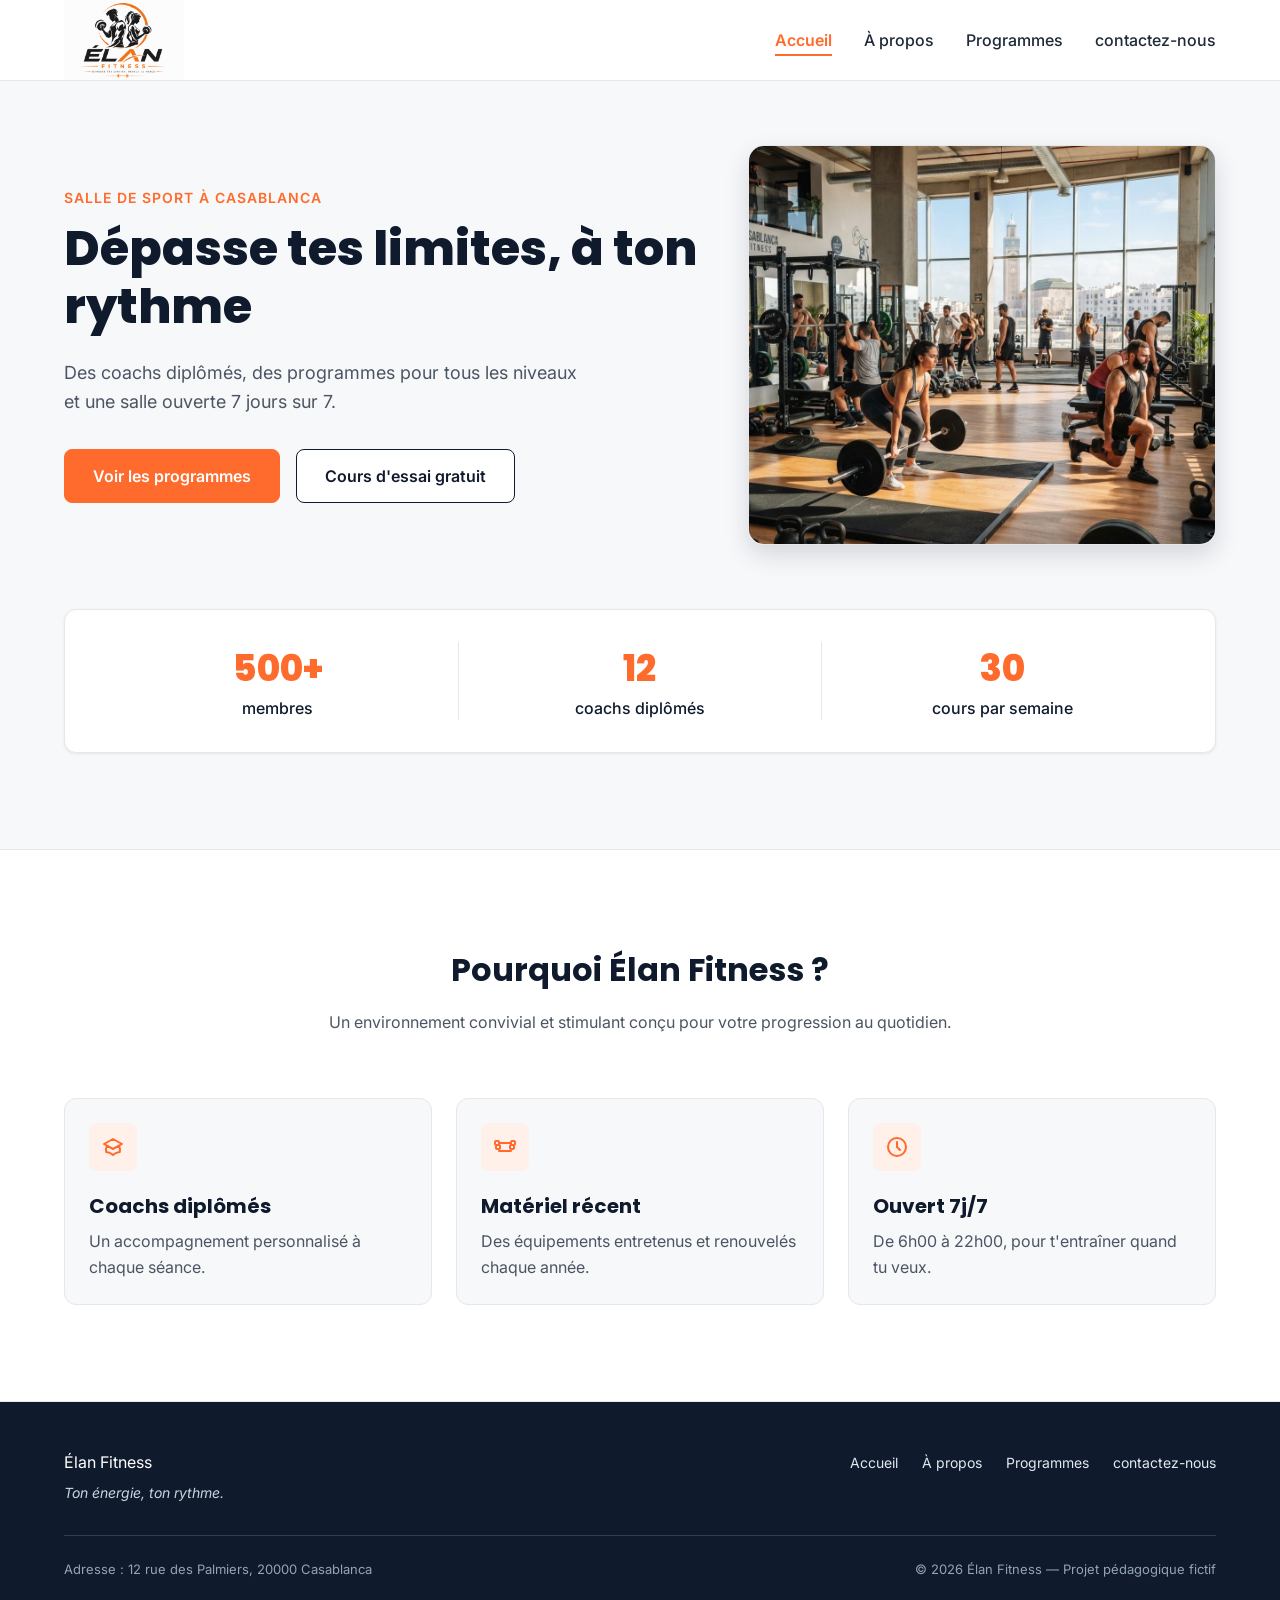
<file: index.html>
<!DOCTYPE html>
<html lang="fr">
<head>
  <meta charset="UTF-8">
  <meta name="viewport" content="width=device-width, initial-scale=1.0">
  <meta name="description" content="Élan Fitness, salle de sport à Casablanca : musculation, yoga, cardio et boxe fitness avec des coachs diplômés. Réservez votre cours d'essai gratuit.">
  <title>Élan Fitness | Salle de sport à Casablanca</title>

  <link rel="preconnect" href="https://fonts.googleapis.com">
  <link rel="preconnect" href="https://fonts.gstatic.com" crossorigin>
  <link href="https://fonts.googleapis.com/css2?family=Inter:wght@400;500;600&family=Poppins:wght@600;700;800&display=swap" rel="stylesheet">

  <link rel="stylesheet" href="style.css">
  
</head>

<body>

  <header class="en-tete">
    <div class="conteneur en-tete-contenu">
      <a href="index.html" class="logo"><img src="img/logo1.png" alt="logo de la salle de sport elan fitness"></a>

      <nav aria-label="Navigation principale">
        <ul class="menu">
          <li><a href="#accueil" class="lien-actif">Accueil</a></li>
          <li><a href="a-propos.html">À propos</a></li>
          <li><a href="programmes.html">Programmes</a></li>
          <li><a href="contact.html"> contactez-nous</a> </li>
        </ul>
      </nav>
    </div>
  </header>

  <main>

    <section id="accueil" class="hero">
      <div class="conteneur">

        <div class="hero-contenu">
          <div class="hero-texte">
            <p class="sur-titre">Salle de sport à Casablanca</p>
            <h1>Dépasse tes limites, à ton rythme</h1>
            <p class="hero-description">
              Des coachs diplômés, des programmes pour tous les niveaux et une salle ouverte 7 jours sur 7.
            </p>
            <div class="boutons">
              <a href="#programmes" class="bouton bouton-principal">Voir les programmes</a>
              <a href="#contact" class="bouton bouton-secondaire">Cours d'essai gratuit</a>
            </div>
          </div>

          <img class="hero-image" src="img/hero.jpg" alt="Des personnes s'entraînent dans une salle de sport lumineuse à Casablanca">
        </div>

        <div class="chiffres">
          <div class="chiffre">
            <p class="chiffre-nombre">500+</p>
            <p>membres</p>
          </div>
          <div class="chiffre">
            <p class="chiffre-nombre">12</p>
            <p>coachs diplômés</p>
          </div>
          <div class="chiffre">
            <p class="chiffre-nombre">30</p>
            <p>cours par semaine</p>
          </div>
        </div>

      </div>
    </section>

    <section class="section section-blanche">
      <div class="conteneur">

        <div class="section-titre">
          <h2>Pourquoi Élan Fitness ?</h2>
          <p>Un environnement convivial et stimulant conçu pour votre progression au quotidien.</p>
        </div>

        <div class="cartes">
          <article class="carte carte-avantage">
            <div class="icone"><img src="img/icone-coach.svg" alt=""></div>
            <h3>Coachs diplômés</h3>
            <p>Un accompagnement personnalisé à chaque séance.</p>
          </article>

          <article class="carte carte-avantage">
            <div class="icone"><img src="img/icone-materiel.svg" alt=""></div>
            <h3>Matériel récent</h3>
            <p>Des équipements entretenus et renouvelés chaque année.</p>
          </article>

          <article class="carte carte-avantage">
            <div class="icone"><img src="img/icone-horloge.svg" alt=""></div>
            <h3>Ouvert 7j/7</h3>
            <p>De 6h00 à 22h00, pour t'entraîner quand tu veux.</p>
          </article>
        </div>

      </div>
    </section>



  </main>

  <footer class="pied-de-page">
    <div class="conteneur">

      <div class="pied-haut">
        <div>
          <p class="logo logo-clair">Élan Fitness</p>
          <p class="slogan">Ton énergie, ton rythme.</p>
        </div>

        <nav aria-label="Navigation du pied de page">
          <ul class="menu menu-pied">
            <li><a href="index.html">Accueil</a></li>
            <li><a href="a-propos.html">À propos</a></li>
            <li><a href="programmes.html">Programmes</a></li>
            <li><a href="contact.html"> contactez-nous</a> </li>
          </ul>
        </nav>
      </div>

      <div class="pied-bas">
        <p>Adresse : 12 rue des Palmiers, 20000 Casablanca</p>
        <p>&copy; 2026 Élan Fitness — Projet pédagogique fictif</p>
      </div>

    </div>
  </footer>

</body>
</html>
</file>
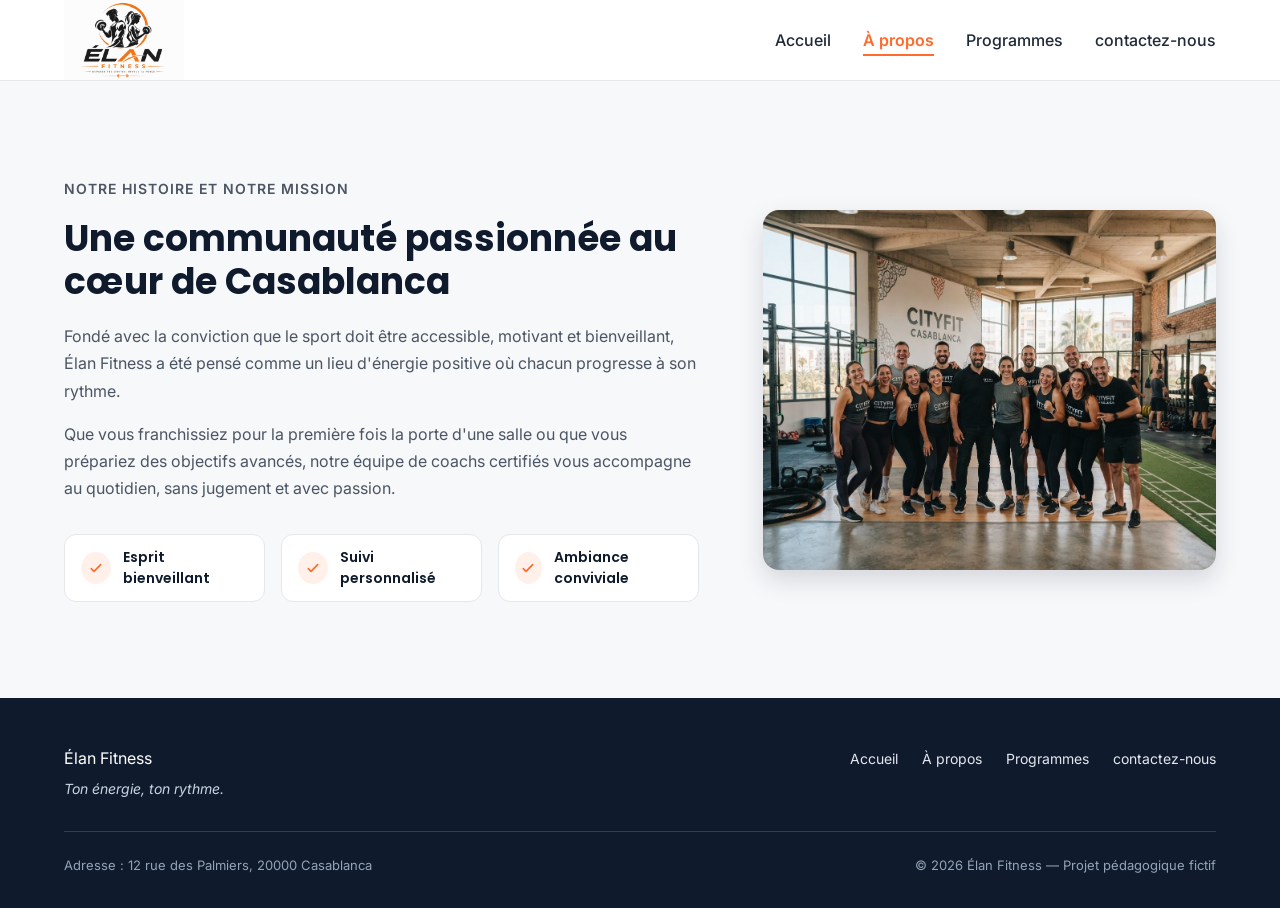
<file: a-propos.html>
<!DOCTYPE html>
<html lang="fr">

<head>
  <meta charset="UTF-8">
  <meta name="viewport" content="width=device-width, initial-scale=1">
  <meta name="description"
    content="Élan Fitness, salle de sport à Casablanca : musculation, yoga, cardio et boxe fitness avec des coachs diplômés. Réservez votre cours d'essai gratuit.">
  <title>Élan Fitness | Salle de sport à Casablanca</title>

  <link rel="preconnect" href="https://fonts.googleapis.com">
  <link rel="preconnect" href="https://fonts.gstatic.com" crossorigin>
  <link
    href="https://fonts.googleapis.com/css2?family=Inter:wght@400;500;600&family=Poppins:wght@600;700;800&display=swap"
    rel="stylesheet">

  <link rel="stylesheet" href="style.css">

</head>

<body>

  <header class="en-tete">
    <div class="conteneur en-tete-contenu">
      <a href="index.html" class="logo"><img src="img/logo1.png" alt="logo de la salle de sport elan fitness"></a>

      <nav aria-label="Navigation principale">
        <ul class="menu">
          <li><a href="index.html" ">Accueil</a></li>
          <li><a href=" a-propos.html" class="lien-actif">À propos</a></li>
          <li><a href="programmes.html">Programmes</a></li>
          <li><a href="contact.html"> contactez-nous</a> </li>
        </ul>
      </nav>
    </div>
  </header>
  <main>
    <section id="a-propos" class="section">
      <div class="conteneur apropos-contenu">

        <div class="apropos-texte">
          <p class="sur-titre">Notre histoire et notre mission</p>
          <h2>Une communauté passionnée au cœur de Casablanca</h2>
          <p>
            Fondé avec la conviction que le sport doit être accessible, motivant et bienveillant,
            Élan Fitness a été pensé comme un lieu d'énergie positive où chacun progresse à son rythme.
          </p>
          <p>
            Que vous franchissiez pour la première fois la porte d'une salle ou que vous prépariez des
            objectifs avancés, notre équipe de coachs certifiés vous accompagne au quotidien, sans
            jugement et avec passion.
          </p>

          <ul class="valeurs">
            <li class="valeur">
              <div class="icone icone-petite"><img src="img/icone-check.svg" alt=""></div>
              <span>Esprit bienveillant</span>
            </li>
            <li class="valeur">
              <div class="icone icone-petite"><img src="img/icone-check.svg" alt=""></div>
              <span>Suivi personnalisé</span>
            </li>
            <li class="valeur">
              <div class="icone icone-petite"><img src="img/icone-check.svg" alt=""></div>
              <span>Ambiance conviviale</span>
            </li>
          </ul>
        </div>

        <img class="apropos-image" src="img/equipe.jpg" alt="L'équipe de coachs d'Élan Fitness réunie dans la salle">

      </div>
    </section>
  </main>
  <footer class="pied-de-page">
    <div class="conteneur">

      <div class="pied-haut">
        <div>
          <p class="logo logo-clair">Élan Fitness</p>
          <p class="slogan">Ton énergie, ton rythme.</p>
        </div>

        <nav aria-label="Navigation du pied de page">
          <ul class="menu menu-pied">
            <li><a href="index.html">Accueil</a></li>
            <li><a href="a-propos.html">À propos</a></li>
            <li><a href="programmes.html">Programmes</a></li>
            <li><a href="contact.html"> contactez-nous</a> </li>
          </ul>
        </nav>
      </div>

      <div class="pied-bas">
        <p>Adresse : 12 rue des Palmiers, 20000 Casablanca</p>
        <p>&copy; 2026 Élan Fitness — Projet pédagogique fictif</p>
      </div>

    </div>
  </footer>
</body>

</html>
</file>
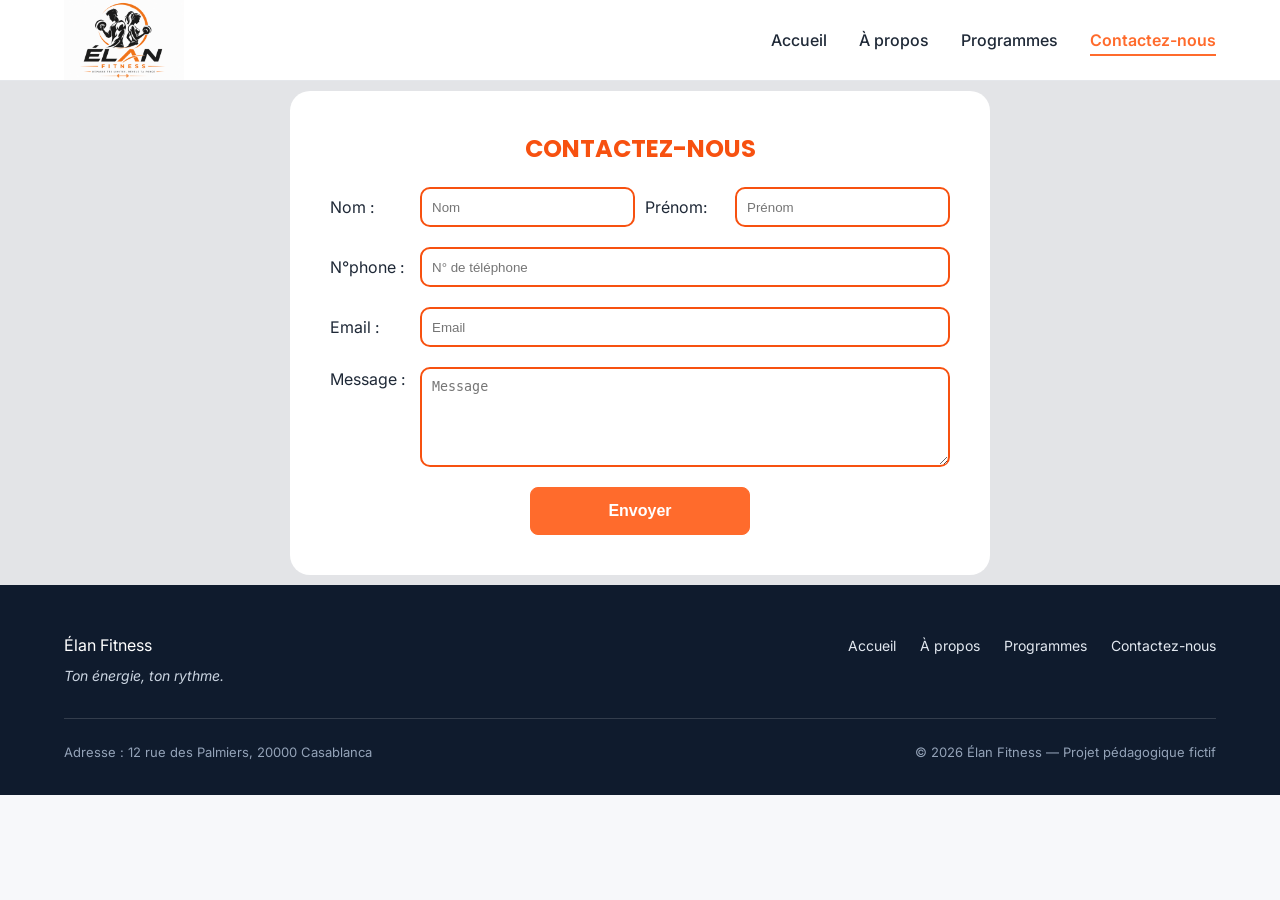
<file: contact.html>
<!DOCTYPE html>
<html lang="fr">

<head>
    <meta charset="UTF-8">
    <meta name="viewport" content="width=device-width, initial-scale=1">
    <meta name="description"
        content="Élan Fitness, salle de sport à Casablanca : musculation, yoga, cardio et boxe fitness avec des coachs diplômés. Réservez votre cours d'essai gratuit.">
    <title>Contact - Élan Fitness</title>
    <link rel="preconnect" href="https://fonts.googleapis.com">
    <link rel="preconnect" href="https://fonts.gstatic.com" crossorigin>
    <link
        href="https://fonts.googleapis.com/css2?family=Inter:wght@400;500;600&family=Poppins:wght@600;700;800&display=swap"
        rel="stylesheet">

    <link rel="stylesheet" href="style.css">
</head>

<body>
    <header class="en-tete">
        <div class="conteneur en-tete-contenu">
            <a href="index.html" class="logo">
               <img src="img/logo1.png"alt="logo de la salle de sport elan fitness"></a>

            <nav aria-label="Navigation principale">
                <ul class="menu">
                    <li><a href="index.html">Accueil</a></li>
                    <li><a href="a-propos.html">À propos</a></li>
                    <li><a href="programmes.html">Programmes</a></li>
                    <li><a href="contact.html" class="lien-actif">Contactez-nous</a></li>
                </ul>
            </nav>
        </div>
    </header>

    <main class="bag">
        <div class="cen">

            <section class="contact">
                <h1>CONTACTEZ-NOUS</h1>

                <form>
                    <div class="ligne">
                        <label for="nom">Nom :</label>
                        <input type="text" id="nom" placeholder="Nom">
                        <label for="prenom">Prénom:</label>
                        <input type="text" id="prenom" placeholder="Prénom">
                    </div>

                    <div class="ligne">
                        <label for="tel">N°phone :</label>
                        <input type="tel" id="tel" placeholder="N° de téléphone">
                    </div>

                    <div class="ligne">
                        <label for="email">Email :</label>
                        <input type="email" id="email" placeholder="Email">
                    </div>

                    <div class="ligne ligne-message">
                        <label for="message">Message :</label>
                        <textarea id="message" placeholder="Message"></textarea>
                    </div>

                    <button type="submit">Envoyer</button>
                </form>


            </section>

        </div>
    </main>
    <footer class="pied-de-page">
        <div class="conteneur">

            <div class="pied-haut">
                <div>
                    <p class="logo logo-clair">Élan Fitness</p>
                    <p class="slogan">Ton énergie, ton rythme.</p>
                </div>

                <nav aria-label="Navigation du pied de page">
                    <ul class="menu menu-pied">
                        <li><a href="index.html">Accueil</a></li>
                        <li><a href="a-propos.html">À propos</a></li>
                        <li><a href="programmes.html">Programmes</a></li>
                        <li><a href="contact.html">Contactez-nous</a></li>

                    </ul>
                </nav>
            </div>

            <div class="pied-bas">
                <p>Adresse : 12 rue des Palmiers, 20000 Casablanca</p>
                <p>&copy; 2026 Élan Fitness — Projet pédagogique fictif</p>
            </div>

        </div>
    </footer>
</body>

</html>
</file>
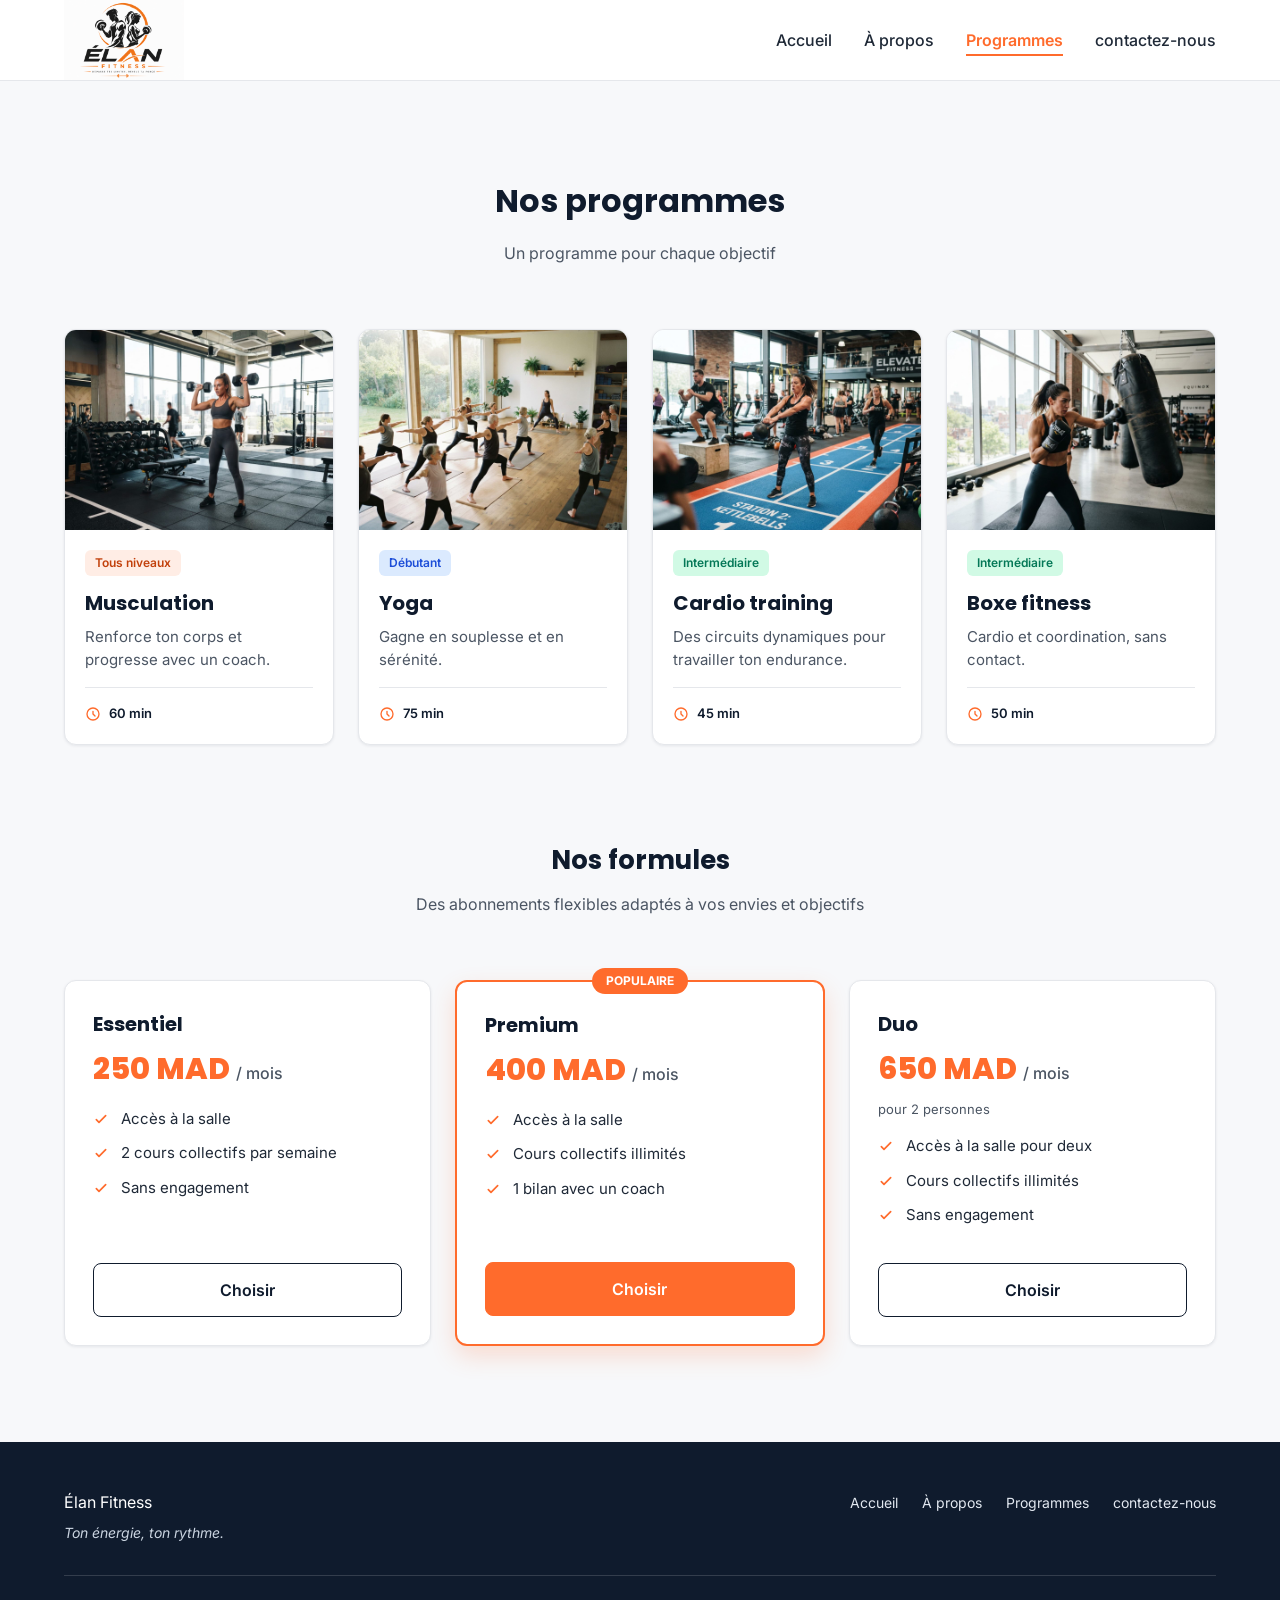
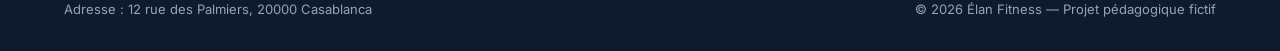
<file: programmes.html>
<!DOCTYPE html>
<html lang="fr">

<head>
  <meta charset="UTF-8">
  <meta name="viewport" content="width=device-width, initial-scale=1">
  <meta name="description"
    content="Élan Fitness, salle de sport à Casablanca : musculation, yoga, cardio et boxe fitness avec des coachs diplômés. Réservez votre cours d'essai gratuit.">
  <title>Élan Fitness | Salle de sport à Casablanca</title>

  <link rel="preconnect" href="https://fonts.googleapis.com">
  <link rel="preconnect" href="https://fonts.gstatic.com" crossorigin>
  <link
    href="https://fonts.googleapis.com/css2?family=Inter:wght@400;500;600&family=Poppins:wght@600;700;800&display=swap"
    rel="stylesheet">

  <link rel="stylesheet" href="style.css">

</head>

<body>

  <header class="en-tete">
    <div class="conteneur en-tete-contenu">
      <a href="index.html" class="logo"><img src="img/logo1.png" alt="logo de la salle de sport elan fitness"></a>

      <nav aria-label="Navigation principale">
        <ul class="menu">
          <li><a href="index.html">Accueil</a></li>
          <li><a href="a-propos.html">À propos</a></li>
          <li><a href="programmes.html" class="lien-actif">Programmes</a></li>
          <li><a href="contact.html"> contactez-nous</a> </li>
        </ul>
      </nav>
    </div>
  </header>
  <main>
    <section id="programmes" class="section">
      <div class="conteneur">

        <div class="section-titre">
          <h2>Nos programmes</h2>
          <p>Un programme pour chaque objectif</p>
        </div>

        <div class="cartes">

          <article class="carte carte-programme">
            <img src="img/musculation.jpg" alt="Une sportive soulève des haltères dans l'espace musculation">
            <div class="programme-corps">
              <span class="etiquette etiquette-orange">Tous niveaux</span>
              <h3>Musculation</h3>
              <p>Renforce ton corps et progresse avec un coach.</p>
              <p class="duree"><img src="img/icone-duree.svg" alt="">60 min</p>
            </div>
          </article>

          <article class="carte carte-programme">
            <img src="img/yoga.jpg" alt="Un groupe pratique le yoga sur des tapis dans une salle lumineuse">
            <div class="programme-corps">
              <span class="etiquette etiquette-bleue">Débutant</span>
              <h3>Yoga</h3>
              <p>Gagne en souplesse et en sérénité.</p>
              <p class="duree"><img src="img/icone-duree.svg" alt="">75 min</p>
            </div>
          </article>

          <article class="carte carte-programme">
            <img src="img/cardio.jpg" alt="Des sportifs suivent un circuit de cardio training avec des kettlebells">
            <div class="programme-corps">
              <span class="etiquette etiquette-verte">Intermédiaire</span>
              <h3>Cardio training</h3>
              <p>Des circuits dynamiques pour travailler ton endurance.</p>
              <p class="duree"><img src="img/icone-duree.svg" alt="">45 min</p>
            </div>
          </article>

          <article class="carte carte-programme">
            <img src="img/boxe.jpg" alt="Une sportive frappe un sac de frappe pendant un cours de boxe fitness">
            <div class="programme-corps">
              <span class="etiquette etiquette-verte">Intermédiaire</span>
              <h3>Boxe fitness</h3>
              <p>Cardio et coordination, sans contact.</p>
              <p class="duree"><img src="img/icone-duree.svg" alt="">50 min</p>
            </div>
          </article>

        </div>

        <div class="formules">

          <div class="section-titre">
            <h3>Nos formules</h3>
            <p>Des abonnements flexibles adaptés à vos envies et objectifs</p>
          </div>

          <div class="cartes">

            <article class="carte formule">
              <h4>Essentiel</h4>
              <p class="prix">250 MAD <span>/ mois</span></p>
              <ul class="formule-liste">
                <li>Accès à la salle</li>
                <li>2 cours collectifs par semaine</li>
                <li>Sans engagement</li>
              </ul>
              <a href="#contact" class="bouton bouton-secondaire">Choisir</a>
            </article>

            <article class="carte formule formule-populaire">
              <p class="badge-populaire">Populaire</p>
              <h4>Premium</h4>
              <p class="prix">400 MAD <span>/ mois</span></p>
              <ul class="formule-liste">
                <li>Accès à la salle</li>
                <li>Cours collectifs illimités</li>
                <li>1 bilan avec un coach</li>
              </ul>
              <a href="#contact" class="bouton bouton-principal">Choisir</a>
            </article>

            <article class="carte formule">
              <h4>Duo</h4>
              <p class="prix">650 MAD <span>/ mois</span></p>
              <p class="prix-note">pour 2 personnes</p>
              <ul class="formule-liste">
                <li>Accès à la salle pour deux</li>
                <li>Cours collectifs illimités</li>
                <li>Sans engagement</li>
              </ul>
              <a href="#contact" class="bouton bouton-secondaire">Choisir</a>
            </article>

          </div>
        </div>

      </div>
    </section>
  </main>
  <footer class="pied-de-page">
    <div class="conteneur">

      <div class="pied-haut">
        <div>
          <p class="logo logo-clair">Élan Fitness</p>
          <p class="slogan">Ton énergie, ton rythme.</p>
        </div>

        <nav aria-label="Navigation du pied de page">
          <ul class="menu menu-pied">
            <li><a href="index.html">Accueil</a></li>
            <li><a href="a-propos.html">À propos</a></li>
            <li><a href="programmes.html">Programmes</a></li>
            <li><a href="contact.html"> contactez-nous </a> </li>

          </ul>
        </nav>
      </div>

      <div class="pied-bas">
        <p>Adresse : 12 rue des Palmiers, 20000 Casablanca</p>
        <p>&copy; 2026 Élan Fitness — Projet pédagogique fictif</p>
      </div>

    </div>
  </footer>
</body>

</html>
</file>
<file: style.css>
* {
  box-sizing: border-box;
  margin: 0;
  padding: 0;
}

html {
  scroll-behavior: smooth;
}

body {
  font-family: 'Inter', Arial, sans-serif;
  font-size: 16px;
  line-height: 1.5;
  color: #1F2937;
  background-color: #F7F8FA;
}

h1,
h2,
h3,
h4 {
  font-family: 'Poppins', Arial, sans-serif;
  color: #0F1B2D;
}

a {
  color: inherit;
  text-decoration: none;
}

ul {
  list-style: none;
}

img {
  display: block;
  max-width: 100%;
}

a:focus-visible,
button:focus-visible {
  outline: 3px solid #FF6B2C;
  outline-offset: 2px;
}

.conteneur {
  width: 100%;
  max-width: 1200px;
  margin: 0 auto;
  padding: 0 24px;
}

.section {
  padding: 96px 0;
}

.section-blanche {
  background-color: #FFFFFF;
  border-top: 1px solid #E5E7EB;
  border-bottom: 1px solid #E5E7EB;
}

.section-titre {
  max-width: 640px;
  margin: 0 auto 64px;
  text-align: center;
}

.section-titre h2 {
  font-size: 32px;
  margin-bottom: 16px;
}

.section-titre h3 {
  font-size: 26px;
  margin-bottom: 12px;
}

.section-titre p {
  color: #4B5563;
}

.sur-titre {
  font-size: 14px;
  font-weight: 600;
  color: #FF6B2C;
  text-transform: uppercase;
  letter-spacing: 1px;
  margin-bottom: 12px;
}

.bouton {
  display: inline-block;
  padding: 14px 28px;
  border-radius: 8px;
  font-size: 16px;
  font-weight: 600;
  text-align: center;
  cursor: pointer;
}

.bouton-principal {
  background-color: #FF6B2C;
  border: 1px solid #FF6B2C;
  color: #FFFFFF;
}

.bouton-principal:hover {
  background-color: #F05817;
}

.bouton-secondaire {
  background-color: #FFFFFF;
  border: 1px solid #0F1B2D;
  color: #0F1B2D;
}

.bouton-secondaire:hover {
  background-color: #F3F4F6;
}

.cartes {
  display: flex;
  gap: 24px;
}

.carte {
  flex: 1;
  background-color: #FFFFFF;
  border: 1px solid #E5E7EB;
  border-radius: 12px;
  box-shadow: 0 1px 3px rgba(15, 27, 45, 0.08);
}

.icone {
  width: 48px;
  height: 48px;
  background-color: #FFF0EA;
  border-radius: 8px;
  display: flex;
  align-items: center;
  justify-content: center;
}

.icone img {
  width: 24px;
  height: 24px;
}

.icone-petite {
  width: 32px;
  height: 32px;
  border-radius: 50%;
}

.icone-petite img {
  width: 16px;
  height: 16px;
}

.en-tete {
  position: sticky;
  top: 0;
  z-index: 10;
  background-color: #FFFFFF;
  border-bottom: 1px solid #E5E7EB;
}

.en-tete-contenu {
  height: 80px;
  display: flex;
  align-items: center;
  justify-content: space-between;
}

/* .logo {
  display: flex;
  align-items: center;
  font-family: 'Poppins', Arial, sans-serif;
  font-size: 24px;
  font-weight: 700;
  color: #0F1B2D;
} */

/* .logo::after {
  content: "";
  width: 10px;
  height: 10px;
  margin-left: 8px;
  background-color: #FF6B2C;
  border-radius: 50%;
} */

.menu {
  display: flex;
  gap: 32px;
}

.menu a {
  font-weight: 500;
  padding-bottom: 4px;
  border-bottom: 2px solid transparent;
}

.menu a:hover {
  color: #FF6B2C;
}

.menu .lien-actif {
  color: #FF6B2C;
  font-weight: 600;
  border-bottom-color: #FF6B2C;
}

.hero {
  padding: 64px 0 96px;
}

.hero-contenu {
  display: flex;
  align-items: center;
  gap: 32px;
}

.hero-texte {
  flex: 7;
}

.hero-texte h1 {
  font-size: 48px;
  font-weight: 800;
  line-height: 1.2;
  margin-bottom: 24px;
}

.hero-description {
  max-width: 520px;
  font-size: 18px;
  line-height: 1.6;
  color: #4B5563;
  margin-bottom: 32px;
}

.boutons {
  display: flex;
  flex-wrap: wrap;
  gap: 16px;
}

.hero-image {
  flex: 5;
  min-width: 0;
  height: 400px;
  object-fit: cover;
  border-radius: 16px;
  border: 1px solid #E5E7EB;
  box-shadow: 0 10px 25px rgba(15, 27, 45, 0.15);
}

.chiffres {
  display: flex;
  margin-top: 64px;
  padding: 32px;
  background-color: #FFFFFF;
  border: 1px solid #E5E7EB;
  border-radius: 12px;
  box-shadow: 0 1px 3px rgba(15, 27, 45, 0.08);
}

.chiffre {
  flex: 1;
  text-align: center;
  font-weight: 500;
  color: #0F1B2D;
}

.chiffre+.chiffre {
  border-left: 1px solid #E5E7EB;
}

.chiffre-nombre {
  font-family: 'Poppins', Arial, sans-serif;
  font-size: 36px;
  font-weight: 800;
  color: #FF6B2C;
}

.carte-avantage {
  padding: 24px;
  background-color: #F7F8FA;
  box-shadow: none;
}

.carte-avantage .icone {
  margin-bottom: 20px;
}

.carte-avantage h3 {
  font-size: 20px;
  margin-bottom: 8px;
}

.carte-avantage p {
  color: #4B5563;
  line-height: 1.6;
}

.apropos-contenu {
  display: flex;
  align-items: center;
  gap: 64px;
}

.apropos-texte {
  flex: 7;
}

.apropos-texte h2 {
  font-size: 36px;
  line-height: 1.2;
  margin-bottom: 20px;
}

.apropos-texte p {
  color: #4B5563;
  line-height: 1.7;
  margin-bottom: 16px;
}

.valeurs {
  display: flex;
  gap: 16px;
  margin-top: 32px;
}

.valeur {
  flex: 1;
  display: flex;
  align-items: center;
  gap: 12px;
  padding: 12px 16px;
  background-color: #FFFFFF;
  border: 1px solid #E5E7EB;
  border-radius: 12px;
  font-family: 'Poppins', Arial, sans-serif;
  font-size: 14px;
  font-weight: 600;
  color: #0F1B2D;
}

.apropos-image {
  flex: 5;
  min-width: 0;
  height: 360px;
  object-fit: cover;
  border-radius: 16px;
  box-shadow: 0 10px 25px rgba(15, 27, 45, 0.15);
}

.carte-programme {
  display: flex;
  flex-direction: column;
  overflow: hidden;
}

.carte-programme>img {
  width: 100%;
  height: 200px;
  object-fit: cover;
}

.programme-corps {
  flex: 1;
  display: flex;
  flex-direction: column;
  padding: 20px;
}

.programme-corps h3 {
  font-size: 20px;
  margin-bottom: 8px;
}

.programme-corps p {
  font-size: 15px;
  color: #4B5563;
}

.etiquette {
  align-self: flex-start;
  padding: 4px 10px;
  margin-bottom: 12px;
  border-radius: 6px;
  font-size: 12px;
  font-weight: 600;
}

.etiquette-orange {
  background-color: #FFEDE5;
  color: #C2410C;
}

.etiquette-bleue {
  background-color: #DBEAFE;
  color: #1D4ED8;
}

.etiquette-verte {
  background-color: #D1FAE5;
  color: #047857;
}

.programme-corps .duree {
  display: flex;
  align-items: center;
  gap: 8px;
  margin-top: auto;
  padding-top: 16px;
  border-top: 1px solid #E5E7EB;
  font-size: 13px;
  font-weight: 600;
  color: #0F1B2D;
}

.programme-corps h3+p {
  margin-bottom: 16px;
}

.duree img {
  width: 16px;
  height: 16px;
}

.formules {
  margin-top: 96px;
}

.formule {
  position: relative;
  display: flex;
  flex-direction: column;
  padding: 28px;
}

.formule h4 {
  font-size: 20px;
}

.prix {
  margin: 8px 0 16px;
  font-family: 'Poppins', Arial, sans-serif;
  font-size: 30px;
  font-weight: 800;
  color: #FF6B2C;
}

.prix span {
  font-family: 'Inter', Arial, sans-serif;
  font-size: 16px;
  font-weight: 500;
  color: #4B5563;
}

.prix-note {
  margin: -8px 0 16px;
  font-size: 13px;
  color: #4B5563;
}

.formule-liste {
  flex: 1;
  margin-bottom: 24px;
}

.formule-liste li {
  padding-left: 28px;
  margin-bottom: 12px;
  font-size: 15px;
  background-image: url('img/icone-check.svg');
  background-repeat: no-repeat;
  background-position: left center;
  background-size: 16px;
}

.formule .bouton {
  display: block;
}

.formule-populaire {
  border: 2px solid #FF6B2C;
  box-shadow: 0 10px 25px rgba(255, 107, 44, 0.2);
}

.badge-populaire {
  position: absolute;
  top: -14px;
  left: 50%;
  transform: translateX(-50%);
  padding: 4px 14px;
  background-color: #FF6B2C;
  border-radius: 999px;
  font-size: 12px;
  font-weight: 700;
  text-transform: uppercase;
  color: #FFFFFF;
}

.pied-de-page {
  padding: 48px 0 32px;
  background-color: #0F1B2D;
  color: #FFFFFF;
}

.pied-haut {
  display: flex;
  justify-content: space-between;
  align-items: flex-start;
  padding-bottom: 32px;
  border-bottom: 1px solid rgba(255, 255, 255, 0.15);
}

.logo-clair {
  color: #FFFFFF;
}

.slogan {
  margin-top: 8px;
  font-size: 14px;
  font-style: italic;
  color: #CBD5E1;
}

.menu-pied {
  gap: 24px;
}

.menu-pied a {
  font-size: 14px;
  font-weight: 400;
  color: #E2E8F0;
}

.pied-bas {
  display: flex;
  justify-content: space-between;
  margin-top: 24px;
  font-size: 13px;
  color: #94A3B8;
}

.bag {
    background-color: #e3e4e7;
    padding: 10px 20px;
}

.cen {
    display: flex;
    justify-content: center;
}

.contact {
    padding: 40px;
    border-radius: 20px;
    background-color: white;
    width: 700px;
}

.contact label {
    width: 80px;
}

.contact input,
.contact textarea {
    padding: 10px;
    height: 40px;
    width: 215px;
    border: 2px solid #f75110;
    border-radius: 10px;
}

.contact button {
    background-color: #FF6B2C;
    border: 1px solid #FF6B2C;
    color: #FFFFFF;
    display: inline-block;
    padding: 14px 28px;
    border-radius: 8px;
    font-size: 16px;
    font-weight: 600;
    text-align: center;
    cursor: pointer;
    margin-left: 200px;
    margin-right: 200px;
}

.contact textarea {
    height: 100px;
}

.contact h1 {
    text-align: center;
    color: #f75110;
    margin-bottom: 20px;
}

.contact form {
    display: flex;
    flex-direction: column;
}

.contact .ligne {
    display: flex;
    align-items: center;
    gap: 10px;
    margin-bottom: 20px;
}

.contact .ligne-message {
    align-items: flex-start;
}

.contact .ligne input[type="tel"],
.contact .ligne input[type="email"] {
    flex: 1;
}

.contact .ligne-message textarea {
    flex: 1;
    height: 100px;
}

button {
    transition: 0.3s;
}

button:hover {
    transform: scale(1.05);
}

.logo img {
    height: 80px;
}
</file>
